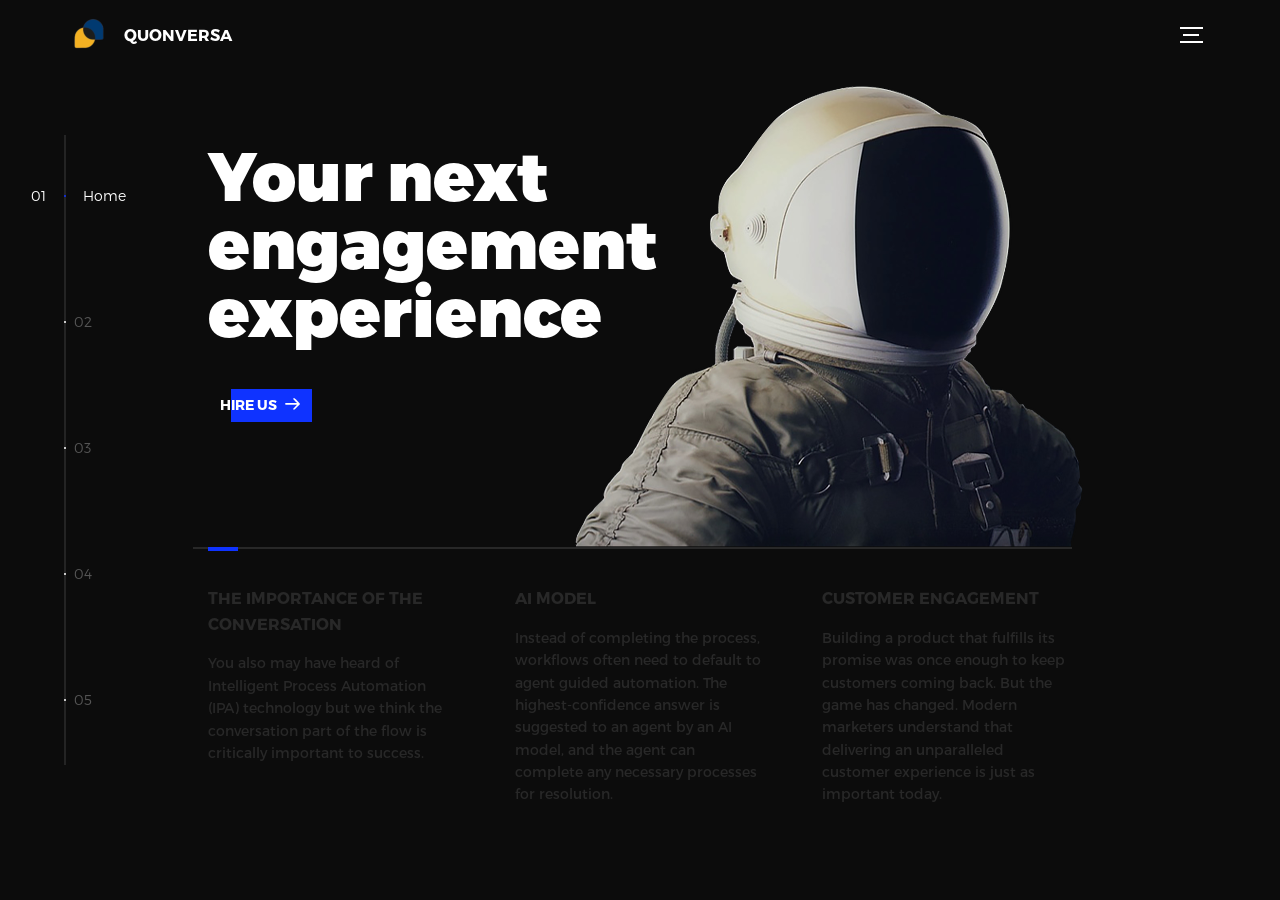
<file: index.html>
<!DOCTYPE html>
<html lang="en">
<head>
  <title>Quonversa</title>
  <meta charset="utf-8">
  <meta name="viewport" content="width=device-width, initial-scale=1">
  <meta http-equiv="X-UA-Compatible" content="IE=edge">
  <meta name="description" content="Building a product that fulfills its promise was once enough to
  keep customers coming back. But the game has changed. Modern
  marketers understand that delivering an unparalleled customer
  experience is just as important today.">
  <meta name="keywords" content="crm, engagement, bots, chat, API, conversation">
  <meta name="author" content="Bucky Maler">
  <link rel="stylesheet" href="assets/css/main.css">
  <link rel="icon" type="image/x-icon" href="assets/img/favicon.ico">
</head>
<body>

<!-- notification for small viewports and landscape oriented smartphones -->
<div class="device-notification">
  <a class="device-notification--logo" href="#0">
    <img src="assets/img/quonversa-logo.png" alt="Quonversa">
    <p>Quonversa</p>
  </a>
  <p class="device-notification--message">Quonversa has so much to offer that we must request you orient your device to portrait or find a larger screen. You won't be disappointed.</p>
</div>

<div class="perspective effect-rotate-left">
  <div class="container"><div class="outer-nav--return"></div>
    <div id="viewport" class="l-viewport">
      <div class="l-wrapper">
        <header class="header">
          <a class="header--logo" href="#0">
            <img src="assets/img/quonversa-logo.png" alt="Quonversa">
            <p>Quonversa</p>
          </a>
          <button class="header--cta cta">Hire Us</button>
          <div class="header--nav-toggle">
            <span></span>
          </div>
        </header>
        <nav class="l-side-nav">
          <ul class="side-nav">
            <li class="is-active"><span>Home</span></li>
            <li><span>Works</span></li>
            <li><span>About</span></li>
            <li><span>Contact</span></li>
            <li><span>Hire us</span></li>
          </ul>
        </nav>
        <ul class="l-main-content main-content">
          <li class="l-section section section--is-active">
            <div class="intro">
              <div class="intro--banner">
                <h1>Your next<br>engagement<br>experience</h1>
                <button class="cta">Hire Us
                  <svg version="1.1" id="Layer_1" xmlns="http://www.w3.org/2000/svg" xmlns:xlink="http://www.w3.org/1999/xlink" x="0px" y="0px" viewBox="0 0 150 118" style="enable-background:new 0 0 150 118;" xml:space="preserve">
                  <g transform="translate(0.000000,118.000000) scale(0.100000,-0.100000)">
                    <path d="M870,1167c-34-17-55-57-46-90c3-15,81-100,194-211l187-185l-565-1c-431,0-571-3-590-13c-55-28-64-94-18-137c21-20,33-20,597-20h575l-192-193C800,103,794,94,849,39c20-20,39-29,61-29c28,0,63,30,298,262c147,144,272,271,279,282c30,51,23,60-219,304C947,1180,926,1196,870,1167z"/>
                  </g>
                  </svg>
                  <span class="btn-background"></span>
                </button>
                <img src="assets/img/introduction-visual.png" alt="Welcome">
              </div>
              <div class="intro--options">
                <a href="#0">
                  <h3>
                    The importance of the conversation
                    </h3>
                  <p>

                    You also may have heard of Intelligent Process Automation (IPA) technology but we think the conversation part of the flow is critically important to success.
                    </p>
                </a>
                <a href="#0">
                  <h3>
                    AI Model
                    </h3>
                  <p>Instead of completing the process, workflows often need to default to agent guided automation. The highest-confidence answer is suggested to an agent by an AI model, and the agent can complete any necessary processes for resolution.
                    </p>
                </a>
                <a href="#0">
                  <h3>Customer Engagement</h3>
                  <p>Building a product that fulfills its promise was once enough to
                    keep customers coming back. But the game has changed. Modern
                    marketers understand that delivering an unparalleled customer
                    experience is just as important today.</p>
                </a>
              </div>
            </div>
          </li>
          <li class="l-section section">
            <div class="work">
              <h2>Selected work</h2>
              <div class="work--lockup">
                <ul class="slider">
                  <li class="slider--item slider--item-left">
                    <a href="#0">
                      <div class="slider--item-image">
                        <img src="assets/img/work-victory.jpg" alt="Victory">
                      </div>
                      <p class="slider--item-title">Victory</p>
                      <p class="slider--item-description"></p>
                    </a>
                  </li>
                  <li class="slider--item slider--item-center">
                    <a href="#0">
                      <div class="slider--item-image">
                        <img src="assets/img/work-metiew-smith.jpg" alt="Metiew and Smith">
                      </div>
                      <p class="slider--item-title">Luigi</p>
                      <p class="slider--item-description">Quonversa business process automation engine extends the possibilities of what can be handled without human intervention.</p>
                    </a>
                  </li>
                  <li class="slider--item slider--item-right">
                    <a href="#0">
                      <div class="slider--item-image">
                        <img src="assets/img/work-alex-nowak.jpg" alt="Alex Nowak">
                      </div>
                      <p class="slider--item-title">Alex Nowak</p>
                      <p class="slider--item-description"></p>
                    </a>
                  </li>
                </ul>
                <div class="slider--prev">
                  <svg version="1.1" id="Layer_1" xmlns="http://www.w3.org/2000/svg" xmlns:xlink="http://www.w3.org/1999/xlink" x="0px" y="0px"
                  viewBox="0 0 150 118" style="enable-background:new 0 0 150 118;" xml:space="preserve">
                  <g transform="translate(0.000000,118.000000) scale(0.100000,-0.100000)">
                    <path d="M561,1169C525,1155,10,640,3,612c-3-13,1-36,8-52c8-15,134-145,281-289C527,41,562,10,590,10c22,0,41,9,61,29
                    c55,55,49,64-163,278L296,510h575c564,0,576,0,597,20c46,43,37,109-18,137c-19,10-159,13-590,13l-565,1l182,180
                    c101,99,187,188,193,199c16,30,12,57-12,84C631,1174,595,1183,561,1169z"/>
                  </g>
                  </svg>
                </div>
                <div class="slider--next">
                  <svg version="1.1" id="Layer_1" xmlns="http://www.w3.org/2000/svg" xmlns:xlink="http://www.w3.org/1999/xlink" x="0px" y="0px" viewBox="0 0 150 118" style="enable-background:new 0 0 150 118;" xml:space="preserve">
                  <g transform="translate(0.000000,118.000000) scale(0.100000,-0.100000)">
                    <path d="M870,1167c-34-17-55-57-46-90c3-15,81-100,194-211l187-185l-565-1c-431,0-571-3-590-13c-55-28-64-94-18-137c21-20,33-20,597-20h575l-192-193C800,103,794,94,849,39c20-20,39-29,61-29c28,0,63,30,298,262c147,144,272,271,279,282c30,51,23,60-219,304C947,1180,926,1196,870,1167z"/>
                  </g>
                  </svg>
                </div>
              </div>
            </div>
          </li>
          <li class="l-section section">
            <div class="about">
              <div class="about--banner">
                <h2>We<br>believe in<br>passionate<br>people</h2>
                <a href="https://github.com/quonversa/offers">Career
                  <span>
                    <svg version="1.1" id="Layer_1" xmlns="http://www.w3.org/2000/svg" xmlns:xlink="http://www.w3.org/1999/xlink" x="0px" y="0px" viewBox="0 0 150 118" style="enable-background:new 0 0 150 118;" xml:space="preserve">
                    <g transform="translate(0.000000,118.000000) scale(0.100000,-0.100000)">
                      <path d="M870,1167c-34-17-55-57-46-90c3-15,81-100,194-211l187-185l-565-1c-431,0-571-3-590-13c-55-28-64-94-18-137c21-20,33-20,597-20h575l-192-193C800,103,794,94,849,39c20-20,39-29,61-29c28,0,63,30,298,262c147,144,272,271,279,282c30,51,23,60-219,304C947,1180,926,1196,870,1167z"/>
                    </g>
                    </svg>
                  </span>
                </a>
                <img src="assets/img/about-visual.png" alt="About Us">
              </div>
              <div class="about--options">
                <a href="#0">
                  <h3>Winners</h3>
                </a>
                <a href="#0">
                  <h3>Philosophy</h3>
                </a>
                <a href="#0">
                  <h3>History</h3>
                </a>
              </div>
            </div>
          </li>
          <li class="l-section section">
            <div class="contact">
              <div class="contact--lockup">
                <div class="modal">
                  <div class="modal--information">
                    <p>Parc Bit, Palma, Spain.</p>
                  </div>
                  <ul class="modal--options">
                    <li><a href="https://team.quonversa.com/meetings/ifuentes">Talk with our CEO</a></li>
                    <li><a href="https://team.quonversa.com/contact-us">Contact Us</a></li>
                  </ul>
                </div>
              </div>
            </div>
          </li>
          <li class="l-section section">
            <div class="hire">
              <h2>You want us to do</h2>
              <form class="work-request">
                <div class="work-request--options">
                  <span class="options-a">
                    <input id="opt-1" type="checkbox" value="app design">
                    <label for="opt-1">
                      <svg version="1.1" id="Layer_1" xmlns="http://www.w3.org/2000/svg" xmlns:xlink="http://www.w3.org/1999/xlink" x="0px" y="0px"
                      viewBox="0 0 150 111" style="enable-background:new 0 0 150 111;" xml:space="preserve">
                      <g transform="translate(0.000000,111.000000) scale(0.100000,-0.100000)">
                        <path d="M950,705L555,310L360,505C253,612,160,700,155,700c-6,0-44-34-85-75l-75-75l278-278L550-5l475,475c261,261,475,480,475,485c0,13-132,145-145,145C1349,1100,1167,922,950,705z"/>
                      </g>
                      </svg>
                      Software
                    </label>
                    <input id="opt-2" type="checkbox" value="graphic design">
                    <label for="opt-2">
                      <svg version="1.1" id="Layer_1" xmlns="http://www.w3.org/2000/svg" xmlns:xlink="http://www.w3.org/1999/xlink" x="0px" y="0px"
                      viewBox="0 0 150 111" style="enable-background:new 0 0 150 111;" xml:space="preserve">
                      <g transform="translate(0.000000,111.000000) scale(0.100000,-0.100000)">
                        <path d="M950,705L555,310L360,505C253,612,160,700,155,700c-6,0-44-34-85-75l-75-75l278-278L550-5l475,475c261,261,475,480,475,485c0,13-132,145-145,145C1349,1100,1167,922,950,705z"/>
                      </g>
                      </svg>
                      Chat bots
                    </label>
                    <input id="opt-3" type="checkbox" value="motion design">
                    <label for="opt-3">
                      <svg version="1.1" id="Layer_1" xmlns="http://www.w3.org/2000/svg" xmlns:xlink="http://www.w3.org/1999/xlink" x="0px" y="0px"
                      viewBox="0 0 150 111" style="enable-background:new 0 0 150 111;" xml:space="preserve">
                      <g transform="translate(0.000000,111.000000) scale(0.100000,-0.100000)">
                        <path d="M950,705L555,310L360,505C253,612,160,700,155,700c-6,0-44-34-85-75l-75-75l278-278L550-5l475,475c261,261,475,480,475,485c0,13-132,145-145,145C1349,1100,1167,922,950,705z"/>
                      </g>
                      </svg>
                      Integrations
                    </label>
                  </span>
                  <span class="options-b">
                    <input id="opt-4" type="checkbox" value="ux design">
                    <label for="opt-4">
                      <svg version="1.1" id="Layer_1" xmlns="http://www.w3.org/2000/svg" xmlns:xlink="http://www.w3.org/1999/xlink" x="0px" y="0px"
                      viewBox="0 0 150 111" style="enable-background:new 0 0 150 111;" xml:space="preserve">
                      <g transform="translate(0.000000,111.000000) scale(0.100000,-0.100000)">
                        <path d="M950,705L555,310L360,505C253,612,160,700,155,700c-6,0-44-34-85-75l-75-75l278-278L550-5l475,475c261,261,475,480,475,485c0,13-132,145-145,145C1349,1100,1167,922,950,705z"/>
                      </g>
                      </svg>
                      API design
                    </label>
                    <input id="opt-5" type="checkbox" value="webdesign">
                    <label for="opt-5">
                      <svg version="1.1" id="Layer_1" xmlns="http://www.w3.org/2000/svg" xmlns:xlink="http://www.w3.org/1999/xlink" x="0px" y="0px"
                      viewBox="0 0 150 111" style="enable-background:new 0 0 150 111;" xml:space="preserve">
                      <g transform="translate(0.000000,111.000000) scale(0.100000,-0.100000)">
                        <path d="M950,705L555,310L360,505C253,612,160,700,155,700c-6,0-44-34-85-75l-75-75l278-278L550-5l475,475c261,261,475,480,475,485c0,13-132,145-145,145C1349,1100,1167,922,950,705z"/>
                      </g>
                      </svg>
                      Web design
                    </label>
                    <input id="opt-6" type="checkbox" value="marketing">
                    <label for="opt-6">
                      <svg version="1.1" id="Layer_1" xmlns="http://www.w3.org/2000/svg" xmlns:xlink="http://www.w3.org/1999/xlink" x="0px" y="0px"
                      viewBox="0 0 150 111" style="enable-background:new 0 0 150 111;" xml:space="preserve">
                      <g transform="translate(0.000000,111.000000) scale(0.100000,-0.100000)">
                        <path d="M950,705L555,310L360,505C253,612,160,700,155,700c-6,0-44-34-85-75l-75-75l278-278L550-5l475,475c261,261,475,480,475,485c0,13-132,145-145,145C1349,1100,1167,922,950,705z"/>
                      </g>
                      </svg>
                      CRM
                    </label>
                  </span>
                </div>
                <div class="work-request--information">
                  <div class="information-name">
                    <input id="name" type="text" spellcheck="false">
                    <label for="name">Name</label>
                  </div>
                  <div class="information-email">
                    <input id="email" type="email" spellcheck="false">
                    <label for="email">Email</label>
                  </div>
                </div>
                <input type="submit" value="Send Request">
              </form>
            </div>
          </li>
        </ul>
      </div>
    </div>
  </div>
  <ul class="outer-nav">
    <li class="is-active">Home</li>
    <li>Works</li>
    <li>About</li>
    <li>Contact</li>
    <li>Hire us</li>
  </ul>
</div>

<script src="https://ajax.googleapis.com/ajax/libs/jquery/2.2.4/jquery.min.js"></script>
<script>window.jQuery || document.write('<script src="assets/js/vendor/jquery-2.2.4.min.js"><\/script>')</script>
<script src="assets/js/functions-min.js"></script>
</body>
</html>
</file>
<file: assets/css/main.css>
@font-face{font-family:'Montserrat';src:url("fonts/Montserrat-Black.eot");src:local("☺"),url("fonts/Montserrat-Black.woff") format("woff"),url("fonts/Montserrat-Black.ttf") format("truetype"),url("fonts/Montserrat-Black.svg") format("svg");font-weight:900;font-style:normal}@font-face{font-family:'Montserrat';src:url("fonts/Montserrat-Bold.eot");src:local("☺"),url("fonts/Montserrat-Bold.woff") format("woff"),url("fonts/Montserrat-Bold.ttf") format("truetype"),url("fonts/Montserrat-Bold.svg") format("svg");font-weight:700;font-style:normal}@font-face{font-family:'Montserrat';src:url("fonts/Montserrat-Regular.eot");src:local("☺"),url("fonts/Montserrat-Regular.woff") format("woff"),url("fonts/Montserrat-Regular.ttf") format("truetype"),url("fonts/Montserrat-Regular.svg") format("svg");font-weight:400;font-style:normal}@font-face{font-family:'Montserrat';src:url("fonts/Montserrat-Light.eot");src:local("☺"),url("fonts/Montserrat-Light.woff") format("woff"),url("fonts/Montserrat-Light.ttf") format("truetype"),url("fonts/Montserrat-Light.svg") format("svg");font-weight:300;font-style:normal}/*! normalize.css v3.0.2 | MIT License | git.io/normalize */html{font-family:sans-serif;-ms-text-size-adjust:100%;-webkit-text-size-adjust:100%}body{margin:0}article,aside,details,figcaption,figure,footer,header,hgroup,main,menu,nav,section,summary{display:block}audio,canvas,progress,video{display:inline-block;vertical-align:baseline}audio:not([controls]){display:none;height:0}[hidden],template{display:none}a{background-color:transparent}a:active,a:hover{outline:0}abbr[title]{border-bottom:1px dotted}b,strong{font-weight:bold}dfn{font-style:italic}h1{font-size:2em;margin:0.67em 0}mark{background:#ff0;color:#000}small{font-size:80%}sub,sup{font-size:75%;line-height:0;position:relative;vertical-align:baseline}sup{top:-0.5em}sub{bottom:-0.25em}img{border:0}svg:not(:root){overflow:hidden}figure{margin:1em 40px}hr{box-sizing:content-box;height:0}pre{overflow:auto}code,kbd,pre,samp{font-family:monospace, monospace;font-size:1em}button,input,optgroup,select,textarea{color:inherit;font:inherit;margin:0}button{overflow:visible}button,select{text-transform:none}button,html input[type="button"],input[type="reset"],input[type="submit"]{-webkit-appearance:button;cursor:pointer}button[disabled],html input[disabled]{cursor:default}button::-moz-focus-inner,input::-moz-focus-inner{border:0;padding:0}input{line-height:normal}input[type="checkbox"],input[type="radio"]{box-sizing:border-box;padding:0}input[type="number"]::-webkit-inner-spin-button,input[type="number"]::-webkit-outer-spin-button{height:auto}input[type="search"]{-webkit-appearance:textfield;box-sizing:content-box}input[type="search"]::-webkit-search-cancel-button,input[type="search"]::-webkit-search-decoration{-webkit-appearance:none}fieldset{border:1px solid #c0c0c0;margin:0 2px;padding:0.35em 0.625em 0.75em}legend{border:0;padding:0}textarea{overflow:auto}optgroup{font-weight:bold}table{border-collapse:collapse;border-spacing:0}td,th{padding:0}::-moz-selection{background:#FFF498}::selection{background:#FFF498}::-moz-selection{background:#FFF498}img::-moz-selection{background:transparent}img::selection{background:transparent}img::-moz-selection{background:transparent}body{-webkit-tap-highlight-color:#FFF498}body{background-color:#0c0c0c;font-size:14px;line-height:1.6;font-family:"Montserrat",sans-serif;color:#fff;-webkit-font-smoothing:antialiased;-webkit-text-size-adjust:100%}.l-viewport{position:relative;width:100%;height:100vh;box-shadow:0 0 45px 5px rgba(0,0,0,0.85);overflow:hidden}.l-wrapper{position:relative;width:1440px;max-width:90%;height:100%;margin:0 auto}.l-side-nav{position:absolute;left:0;display:-webkit-box;display:-webkit-flex;display:-ms-flexbox;display:flex;height:100%;-webkit-box-align:center;-webkit-align-items:center;-ms-flex-align:center;align-items:center}.l-side-nav::before{content:"";position:absolute;top:50%;left:0;-webkit-transform:translateY(-50%);transform:translateY(-50%);width:2px;height:70%;max-height:750px;background-color:#555;opacity:.35;z-index:10}@media (max-width: 1180px){.l-side-nav{display:none}}.l-main-content{position:relative;width:100%;height:100%;margin:0;padding:0;list-style:none}.l-section{position:absolute;width:100%;height:100%}.device-notification{display:none;position:fixed;top:0;left:0;width:100%;height:100%;-webkit-box-orient:vertical;-webkit-box-direction:normal;-webkit-flex-direction:column;-ms-flex-direction:column;flex-direction:column;-webkit-box-align:center;-webkit-align-items:center;-ms-flex-align:center;-ms-grid-row-align:center;align-items:center;-webkit-box-pack:center;-webkit-justify-content:center;-ms-flex-pack:center;justify-content:center;background-color:#0c0c0c;z-index:12}.device-notification--logo{display:-webkit-box;display:-webkit-flex;display:-ms-flexbox;display:flex;-webkit-box-align:center;-webkit-align-items:center;-ms-flex-align:center;align-items:center;text-decoration:none;color:#fff}.device-notification--logo p{margin:0 0 0 10px;font-size:16px;font-weight:700;text-transform:uppercase}.device-notification--message{width:70%;margin:30px 0 0 0;font-weight:700;text-align:center}@media (max-width: 767px) and (min-width: 601px) and (max-height: 680px){.device-notification{display:-webkit-box;display:-webkit-flex;display:-ms-flexbox;display:flex}}@media (max-width: 600px) and (min-width: 480px) and (max-height: 580px){.device-notification{display:-webkit-box;display:-webkit-flex;display:-ms-flexbox;display:flex}}@media (max-width: 736px) and (min-width: 360px) and (orientation: landscape){.device-notification{display:-webkit-box;display:-webkit-flex;display:-ms-flexbox;display:flex}}@media(max-width: 359px){.device-notification{display:-webkit-box;display:-webkit-flex;display:-ms-flexbox;display:flex}}.section{opacity:0;visibility:hidden;-webkit-transition:opacity .4s ease-in-out,visibility 0s .4s;transition:opacity .4s ease-in-out,visibility 0s .4s}.section--is-active{opacity:1;visibility:visible;z-index:1;-webkit-transition:opacity .4s ease-in-out .4s;transition:opacity .4s ease-in-out .4s}.section--next{-webkit-transform:translateY(-45px);transform:translateY(-45px);-webkit-transition:-webkit-transform .4s ease-in-out;transition:-webkit-transform .4s ease-in-out;transition:transform .4s ease-in-out;transition:transform .4s ease-in-out, -webkit-transform .4s ease-in-out}.section--prev{-webkit-transform:translateY(45px);transform:translateY(45px);-webkit-transition:-webkit-transform .4s ease-in-out;transition:-webkit-transform .4s ease-in-out;transition:transform .4s ease-in-out;transition:transform .4s ease-in-out, -webkit-transform .4s ease-in-out}.header{position:absolute;top:0;left:0;display:-webkit-box;display:-webkit-flex;display:-ms-flexbox;display:flex;width:100%;height:70px;-webkit-box-align:center;-webkit-align-items:center;-ms-flex-align:center;align-items:center;-webkit-box-pack:justify;-webkit-justify-content:space-between;-ms-flex-pack:justify;justify-content:space-between;z-index:10}.header--logo{display:-webkit-box;display:-webkit-flex;display:-ms-flexbox;display:flex;-webkit-box-align:center;-webkit-align-items:center;-ms-flex-align:center;align-items:center;text-decoration:none;color:#fff}.header--logo p{margin:0 0 0 10px;font-size:16px;font-weight:700;text-transform:uppercase}.header--nav-toggle{display:-webkit-box;display:-webkit-flex;display:-ms-flexbox;display:flex;width:50px;height:50px;-webkit-box-orient:vertical;-webkit-box-direction:normal;-webkit-flex-direction:column;-ms-flex-direction:column;flex-direction:column;-webkit-box-align:center;-webkit-align-items:center;-ms-flex-align:center;align-items:center;-webkit-box-pack:center;-webkit-justify-content:center;-ms-flex-pack:center;justify-content:center;cursor:pointer}.header--nav-toggle span,.header--nav-toggle::before,.header--nav-toggle::after{content:"";position:relative;width:16px;height:2px;background-color:#fff}.header--nav-toggle::before{bottom:5px;width:23px}.header--nav-toggle::after{top:5px;width:23px}.header--cta{position:absolute;top:50%;left:50%;-webkit-transform:translate(-50%, -50%);transform:translate(-50%, -50%);padding:0 20px;line-height:30px;text-decoration:none;color:#fff;font-weight:700;text-transform:uppercase;background-color:#0f33ff;border:none;opacity:0;visibility:hidden;-webkit-transition:opacity .4s ease-in-out,visibility 0s .4s;transition:opacity .4s ease-in-out,visibility 0s .4s}.header--cta:focus{outline:none}.header--cta.is-active{opacity:1;visibility:visible;-webkit-transition:opacity .4s ease-in-out .4s;transition:opacity .4s ease-in-out .4s}@media (max-width: 767px){.header--cta{display:none}}.side-nav{position:relative;display:-webkit-box;display:-webkit-flex;display:-ms-flexbox;display:flex;width:100px;height:70%;max-height:750px;-webkit-box-orient:vertical;-webkit-box-direction:normal;-webkit-flex-direction:column;-ms-flex-direction:column;flex-direction:column;-webkit-justify-content:space-around;-ms-flex-pack:distribute;justify-content:space-around;margin:0;padding:0;list-style-position:inside;z-index:10}.side-nav>li{position:relative;top:-5px;color:#fff;font-size:6px;cursor:pointer}.side-nav>li span{position:relative;top:3px;left:10px;color:#fff;font-size:14px;font-weight:300;opacity:0;visibility:hidden}.side-nav>li::before{position:absolute;top:3px;left:10px;color:#555;font-size:14px;font-weight:300}.side-nav li:nth-child(1)::before{content:"01"}.side-nav li:nth-child(2)::before{content:"02"}.side-nav li:nth-child(3)::before{content:"03"}.side-nav li:nth-child(4)::before{content:"04"}.side-nav li:nth-child(5)::before{content:"05"}.side-nav li.is-active{color:#0f33ff;-webkit-transition:color .4s ease-in-out;transition:color .4s ease-in-out}.side-nav li.is-active span{opacity:1;visibility:visible;-webkit-transition:opacity .4s ease-in-out;transition:opacity .4s ease-in-out}.side-nav li.is-active::before{left:-33px;color:#fff}.intro{position:relative;display:-webkit-box;display:-webkit-flex;display:-ms-flexbox;display:flex;width:900px;max-width:75%;height:100%;-webkit-box-orient:vertical;-webkit-box-direction:normal;-webkit-flex-direction:column;-ms-flex-direction:column;flex-direction:column;-webkit-box-pack:center;-webkit-justify-content:center;-ms-flex-pack:center;justify-content:center;margin:0 auto}@media (max-width: 1180px){.intro{max-width:100%}}.intro--banner{position:relative;height:475px}.intro--banner::before{content:"";position:absolute;bottom:20px;left:-15px;right:0;height:2px;background-color:#282828}.intro--banner::after{content:"";position:absolute;bottom:18px;left:0;width:30px;height:4px;background-color:#0f33ff}.intro--banner h1{position:relative;font-size:68px;font-weight:900;line-height:1;z-index:1}.intro--banner button{position:relative;padding:5px 17px 5px 12px;font-weight:700;text-transform:uppercase;background-color:transparent;border:none}.intro--banner button .btn-background{position:absolute;top:0;left:23px;right:0;height:100%;background-color:#0f33ff;z-index:-1;-webkit-transition:left .2s ease-in-out;transition:left .2s ease-in-out}.intro--banner button:hover .btn-background{left:0}.intro--banner button:focus{outline:none}.intro--banner button svg{position:relative;left:5px;width:15px;fill:#fff}.intro--banner img{position:absolute;bottom:21px;right:-12px}.intro--options{display:-webkit-box;display:-webkit-flex;display:-ms-flexbox;display:flex;-webkit-box-pack:justify;-webkit-justify-content:space-between;-ms-flex-pack:justify;justify-content:space-between;margin:0;padding:0;list-style:none}.intro--options>a{max-width:250px;text-decoration:none;color:#282828;-webkit-transition:color .2s ease-in-out;transition:color .2s ease-in-out}.intro--options>a:hover{color:#fff}.intro--options h3{font-size:16px;text-transform:uppercase}.intro--options p{margin-bottom:0}@media (max-width: 900px){.intro--banner{height:380px}.intro--banner h1{font-size:55px}.intro--banner img{width:430px}.intro--options>a{margin-right:30px}.intro--options>a:last-child{margin-right:0}}@media (max-width: 767px){.intro--banner{height:305px}.intro--banner h1{font-size:44px}.intro--banner img{width:330px}.intro--options{display:block}.intro--options>a{display:block;max-width:100%;margin:0 0 30px 0}.intro--options>a:last-child{margin-bottom:0}}@media (max-width: 600px){.intro--banner{height:360px}.intro--banner h1{font-size:55px}.intro--banner img{display:none}}@media (max-width: 600px) and (max-height: 750px){.intro--banner{height:auto}.intro--banner::before,.intro--banner::after{display:none}.intro--banner h1{margin-top:0}.intro--options{display:none}}.work{position:relative;display:-webkit-box;display:-webkit-flex;display:-ms-flexbox;display:flex;width:960px;max-width:80%;height:100%;-webkit-box-orient:vertical;-webkit-box-direction:normal;-webkit-flex-direction:column;-ms-flex-direction:column;flex-direction:column;-webkit-box-pack:center;-webkit-justify-content:center;-ms-flex-pack:center;justify-content:center;margin:0 auto}@media (max-width: 1180px){.work{max-width:100%}}.work h2{margin:0 0 20px 0;font-size:30px;text-align:center}.work--lockup{position:relative}.work--lockup .slider{position:relative;display:-webkit-box;display:-webkit-flex;display:-ms-flexbox;display:flex;width:80%;margin:0 auto;padding:0;list-style:none}.work--lockup .slider--item{position:absolute;display:none;text-align:center}.work--lockup .slider--item a{text-decoration:none;color:#858585}.work--lockup .slider--item-title{margin-top:10px;font-size:12px;font-weight:700;text-transform:uppercase}.work--lockup .slider--item-description{display:none;max-width:250px;margin:0 auto}.work--lockup .slider--item-image{width:150px;height:150px;margin:0 auto;border-radius:50%;overflow:hidden}.work--lockup .slider--item-image img{width:100%}.work--lockup .slider--item-left{top:50%;left:0;-webkit-transform:translateY(-50%);transform:translateY(-50%);display:block}.work--lockup .slider--item-right{top:50%;right:0;-webkit-transform:translateY(-50%);transform:translateY(-50%);display:block}.work--lockup .slider--item-center{position:relative;top:30px;left:50%;-webkit-transform:translateX(-50%);transform:translateX(-50%);display:block}.work--lockup .slider--item-center a{color:#fff}.work--lockup .slider--item-center .slider--item-title{margin-top:25px;font-size:16px}.work--lockup .slider--item-center .slider--item-description{display:block}.work--lockup .slider--item-center .slider--item-image{width:300px;height:300px}.work--lockup .slider--next,.work--lockup .slider--prev{position:absolute;top:160px;display:-webkit-box;display:-webkit-flex;display:-ms-flexbox;display:flex;width:50px;height:50px;-webkit-box-align:center;-webkit-align-items:center;-ms-flex-align:center;align-items:center;-webkit-box-pack:center;-webkit-justify-content:center;-ms-flex-pack:center;justify-content:center;background-color:#282828;border-radius:50%;cursor:pointer}.work--lockup .slider--next svg,.work--lockup .slider--prev svg{width:20px;fill:#fff}.work--lockup .slider--next{right:0}.work--lockup .slider--prev{left:0}@media (max-width: 900px){.work--lockup .slider--item-image{width:120px;height:120px}.work--lockup .slider--item-center .slider--item-image{width:240px;height:240px}.work--lockup .slider--next,.work--lockup .slider--prev{top:130px}}@media (max-width: 767px){.work--lockup .slider{width:75%}.work--lockup .slider--item-image{width:90px;height:90px}.work--lockup .slider--item-center .slider--item-image{width:190px;height:190px}.work--lockup .slider--next,.work--lockup .slider--prev{top:105px}}@media (max-width: 600px){.work--lockup .slider{width:auto}.work--lockup .slider--item-left,.work--lockup .slider--item-right{display:none}}.about{position:relative;display:-webkit-box;display:-webkit-flex;display:-ms-flexbox;display:flex;width:900px;max-width:75%;height:100%;-webkit-box-orient:vertical;-webkit-box-direction:normal;-webkit-flex-direction:column;-ms-flex-direction:column;flex-direction:column;-webkit-box-pack:center;-webkit-justify-content:center;-ms-flex-pack:center;justify-content:center;margin:0 auto}@media (max-width: 1180px){.about{max-width:100%}}.about--banner{position:relative;height:475px}.about--banner::before{content:"";position:absolute;top:20px;left:200px;-webkit-transform:rotate(-25deg);transform:rotate(-25deg);border:5px solid #0f33ff;border-right-color:transparent;border-bottom-color:transparent}.about--banner::after{content:"";position:absolute;top:75px;left:400px;-webkit-transform:rotate(45deg);transform:rotate(45deg);width:10px;height:10px;background-color:#0f33ff}.about--banner h2{position:relative;margin-top:35px;font-size:68px;font-weight:900;line-height:1;z-index:1}.about--banner h2::before{content:"";position:absolute;top:60px;left:268px;width:30px;height:30px;background-color:#0f33ff;border-radius:50%}.about--banner h2::after{content:"";position:absolute;top:255px;left:255px;width:10px;height:10px;background-color:#0f33ff}.about--banner a{padding:5px 17px 5px 0;text-decoration:none;color:#fff;font-weight:700;text-transform:uppercase;background-color:transparent}.about--banner a:hover svg{left:10px}.about--banner a svg{position:relative;left:5px;width:15px;fill:#fff;-webkit-transition:left .2s ease-in-out;transition:left .2s ease-in-out}.about--banner img{position:absolute;bottom:-90px;right:-12px}.about--options{display:-webkit-box;display:-webkit-flex;display:-ms-flexbox;display:flex;max-width:600px;-webkit-box-pack:justify;-webkit-justify-content:space-between;-ms-flex-pack:justify;justify-content:space-between;margin:0;padding:0;list-style:none}.about--options>a{position:relative;width:150px;height:75px;text-decoration:none;color:#fff;border:10px solid #0f33ff;background-position:center;background-size:cover;background-repeat:no-repeat}.about--options>a:nth-child(1){background-image:url("../img/about-winners.jpg")}.about--options>a:nth-child(2){background-image:url("../img/about-philosophy.jpg")}.about--options>a:nth-child(3){background-image:url("../img/about-history.jpg")}.about--options>a:hover h3{bottom:-50px}.about--options h3{position:absolute;bottom:-38px;left:10px;font-size:16px;text-transform:uppercase;-webkit-transition:bottom .2s ease-in-out,left .2s ease-in-out;transition:bottom .2s ease-in-out,left .2s ease-in-out}@media (max-width: 767px){.about--banner{height:305px}.about--banner::before{top:0;left:125px}.about--banner::after{top:35px;left:260px}.about--banner h2{margin-top:10px;font-size:44px}.about--banner h2::before{top:28px;left:168px}.about--banner h2::after{top:163px;left:163px}.about--banner img{width:315px}}@media (max-width: 600px){.about--banner{height:auto}.about--banner::before{left:155px}.about--banner::after{left:310px}.about--banner h2{margin-top:0;font-size:55px}.about--banner h2::before{top:43px;left:214px}.about--banner h2::after{top:205px;left:205px}.about--banner img{display:none}.about--options{display:none}}.contact{position:fixed;top:0;left:0;width:100%;height:100%;background-image:url("../img/contact-visual.png");background-position:center;background-size:cover;background-repeat:no-repeat}.contact--lockup{position:relative;display:-webkit-box;display:-webkit-flex;display:-ms-flexbox;display:flex;width:900px;max-width:75%;height:100%;-webkit-box-align:center;-webkit-align-items:center;-ms-flex-align:center;align-items:center;-webkit-box-pack:end;-webkit-justify-content:flex-end;-ms-flex-pack:end;justify-content:flex-end;margin:0 auto}@media (max-width: 1180px){.contact--lockup{max-width:90%}}@media (max-width: 767px){.contact--lockup{-webkit-box-pack:center;-webkit-justify-content:center;-ms-flex-pack:center;justify-content:center}}.contact--lockup .modal{padding:45px 45px;text-align:center;background-color:#0c0c0c;box-shadow:0 0 30px 0 rgba(0,0,0,0.75)}.contact--lockup .modal--information p,.contact--lockup .modal--information a{display:block;margin:14px 0;text-decoration:none;color:#fff;font-weight:700}.contact--lockup .modal--information p{margin-top:0}.contact--lockup .modal--options{margin:0;padding:0;list-style:none}.contact--lockup .modal--options>li{width:130px;margin:0 auto 25px auto}.contact--lockup .modal--options li:nth-child(1){background-color:#1769ff}.contact--lockup .modal--options li:nth-child(2){background-color:#ea4c89}.contact--lockup .modal--options li:nth-child(3){margin-bottom:0;background-color:#0f33ff;text-transform:uppercase}.contact--lockup .modal--options a{display:block;width:100%;padding:8px 0;text-decoration:none;color:#fff;font-weight:700}.hire{position:relative;display:-webkit-box;display:-webkit-flex;display:-ms-flexbox;display:flex;width:700px;max-width:75%;height:100%;-webkit-box-orient:vertical;-webkit-box-direction:normal;-webkit-flex-direction:column;-ms-flex-direction:column;flex-direction:column;-webkit-box-pack:center;-webkit-justify-content:center;-ms-flex-pack:center;justify-content:center;margin:0 auto}@media (max-width: 1180px){.hire{max-width:100%}}.hire h2{margin:0 0 20px 0;font-size:30px;text-align:center}.work-request{display:-webkit-box;display:-webkit-flex;display:-ms-flexbox;display:flex;width:100%;-webkit-box-orient:vertical;-webkit-box-direction:normal;-webkit-flex-direction:column;-ms-flex-direction:column;flex-direction:column;-webkit-box-align:center;-webkit-align-items:center;-ms-flex-align:center;align-items:center;color:#fff}.work-request input[type="submit"]{width:400px;max-width:100%;line-height:50px;font-size:16px;font-weight:700;text-transform:uppercase;background-color:#0f33ff;border:none;border-radius:0}.work-request input[type="submit"]:focus{outline:none}.work-request--options{display:-webkit-box;display:-webkit-flex;display:-ms-flexbox;display:flex;width:100%;-webkit-box-orient:vertical;-webkit-box-direction:normal;-webkit-flex-direction:column;-ms-flex-direction:column;flex-direction:column;-webkit-box-align:center;-webkit-align-items:center;-ms-flex-align:center;align-items:center;margin:30px 0}.work-request--options .options-a{display:-webkit-box;display:-webkit-flex;display:-ms-flexbox;display:flex;width:100%;-webkit-box-pack:justify;-webkit-justify-content:space-between;-ms-flex-pack:justify;justify-content:space-between}.work-request--options .options-b{display:-webkit-box;display:-webkit-flex;display:-ms-flexbox;display:flex;width:72%;-webkit-flex-wrap:wrap;-ms-flex-wrap:wrap;flex-wrap:wrap;-webkit-justify-content:space-around;-ms-flex-pack:distribute;justify-content:space-around}.work-request--options label{display:block;width:200px;margin-bottom:30px;line-height:50px;font-size:16px;font-weight:700;text-align:center;border:2px solid #fff;cursor:pointer;-webkit-transition:background-color .2s ease-in-out,border-color .2s ease-in-out;transition:background-color .2s ease-in-out,border-color .2s ease-in-out}.work-request--options label svg{position:relative;left:-5px;width:0;fill:#fff;-webkit-transition:width .2s ease-in-out;transition:width .2s ease-in-out}.work-request--options input[type="checkbox"]{display:none}.work-request--options input[type="checkbox"]:checked+label{background-color:#0f33ff;border-color:#0f33ff}.work-request--options input[type="checkbox"]:checked+label svg{width:15px}.work-request--information{display:-webkit-box;display:-webkit-flex;display:-ms-flexbox;display:flex;width:100%;-webkit-box-pack:justify;-webkit-justify-content:space-between;-ms-flex-pack:justify;justify-content:space-between;margin-bottom:60px}.work-request--information .information-name,.work-request--information .information-email{position:relative;width:45%;height:50px;font-size:30px;font-weight:300}.work-request--information input[type="text"],.work-request--information input[type="email"]{width:100%;padding:0 0 5px 0;background-color:transparent;border:none;border-bottom:1px solid #fff;border-radius:0}.work-request--information input[type="text"]:focus,.work-request--information input[type="email"]:focus{outline:none;background-color:#0c0c0c}.work-request--information label{position:absolute;top:0;left:0;pointer-events:none;-webkit-transition:top .2s ease-in-out,font-size .2s ease-in-out;transition:top .2s ease-in-out,font-size .2s ease-in-out}.work-request--information input:focus+label,.work-request--information input.has-value+label{top:-15px;font-size:14px}@media (max-width: 767px){.work-request--options{-webkit-box-orient:horizontal;-webkit-box-direction:normal;-webkit-flex-direction:row;-ms-flex-direction:row;flex-direction:row;-webkit-justify-content:space-around;-ms-flex-pack:distribute;justify-content:space-around}.work-request--options .options-a,.work-request--options .options-b{display:block;width:auto}}@media (max-width: 600px){.work-request--options{margin:20px 0}}@media (max-width: 600px) and (max-width: 415px){.work-request--options{-webkit-box-pack:justify;-webkit-justify-content:space-between;-ms-flex-pack:justify;justify-content:space-between}}@media (max-width: 600px){.work-request--options label{width:150px;margin-bottom:15px;font-size:14px}.work-request--options input[type="checkbox"]:checked+label svg{width:12px}.work-request--information{margin-bottom:30px}.work-request--information .information-name,.work-request--information .information-email{height:40px;font-size:24px}}.perspective{position:relative;width:100%;height:100%;overflow:hidden}.perspective--modalview{position:fixed;-webkit-perspective:1500px;perspective:1500px}.container{position:relative;-webkit-transform:translateZ(0) translateX(0) rotateY(0deg);transform:translateZ(0) translateX(0) rotateY(0deg);min-height:100%;outline:30px solid #0f33ff;-webkit-transition:-webkit-transform .4s;transition:-webkit-transform .4s;transition:transform .4s;transition:transform .4s, -webkit-transform .4s}.modalview .container{position:absolute;width:100%;height:100%;overflow:hidden;-webkit-backface-visibility:hidden;backface-visibility:hidden}.effect-rotate-left .container{-webkit-transform-origin:0% 50%;transform-origin:0% 50%;-webkit-transition:-webkit-transform .4s;transition:-webkit-transform .4s;transition:transform .4s;transition:transform .4s, -webkit-transform .4s}.effect-rotate-left--animate .container{-webkit-transform:translateZ(-1800px) translateX(-50%) rotateY(45deg);transform:translateZ(-1800px) translateX(-50%) rotateY(45deg);outline:30px solid #0f33ff}.outer-nav{position:absolute;top:50%;left:55%;-webkit-transform:translateY(-50%);transform:translateY(-50%);-webkit-transform-style:preserve-3d;transform-style:preserve-3d;margin:0;padding:0;list-style:none;text-align:center;visibility:hidden;-webkit-transition:visibility 0s .2s;transition:visibility 0s .2s}.outer-nav.is-vis{visibility:visible}.outer-nav--return{position:absolute;top:0;left:0;width:100%;height:100%;display:none;cursor:pointer;z-index:11}.outer-nav--return.is-vis{display:block}.outer-nav>li{-webkit-transform-style:preserve-3d;transform-style:preserve-3d;-webkit-transform:translateX(350px) translateZ(-1000px);transform:translateX(350px) translateZ(-1000px);font-size:55px;font-weight:900;opacity:0;cursor:pointer;-webkit-transition:opacity .2s,-webkit-transform .2s;transition:opacity .2s,-webkit-transform .2s;transition:transform .2s,opacity .2s;transition:transform .2s,opacity .2s,-webkit-transform .2s}.outer-nav>li.is-vis{-webkit-transform:translateX(0) translateZ(0);transform:translateX(0) translateZ(0);opacity:1;-webkit-transition:opacity .4s,-webkit-transform .4s;transition:opacity .4s,-webkit-transform .4s;transition:transform .4s,opacity .4s;transition:transform .4s,opacity .4s,-webkit-transform .4s}.outer-nav>li::before{content:"";position:absolute;top:50%;left:50%;-webkit-transform:translate(-50%, -25%);transform:translate(-50%, -25%);width:110%;height:15px;opacity:0;background-color:#0f33ff}.outer-nav>li.is-active::before{opacity:1}@media (max-width: 767px){.outer-nav>li{font-size:44px}}@media (max-width: 600px){.outer-nav>li{font-size:34px}}.outer-nav li.is-vis:nth-child(2){-webkit-transition-delay:.04s;transition-delay:.04s}.outer-nav li.is-vis:nth-child(3){-webkit-transition-delay:.08s;transition-delay:.08s}.outer-nav li.is-vis:nth-child(4){-webkit-transition-delay:.12s;transition-delay:.12s}.outer-nav li.is-vis:nth-child(5){-webkit-transition-delay:.16s;transition-delay:.16s}
</file>
